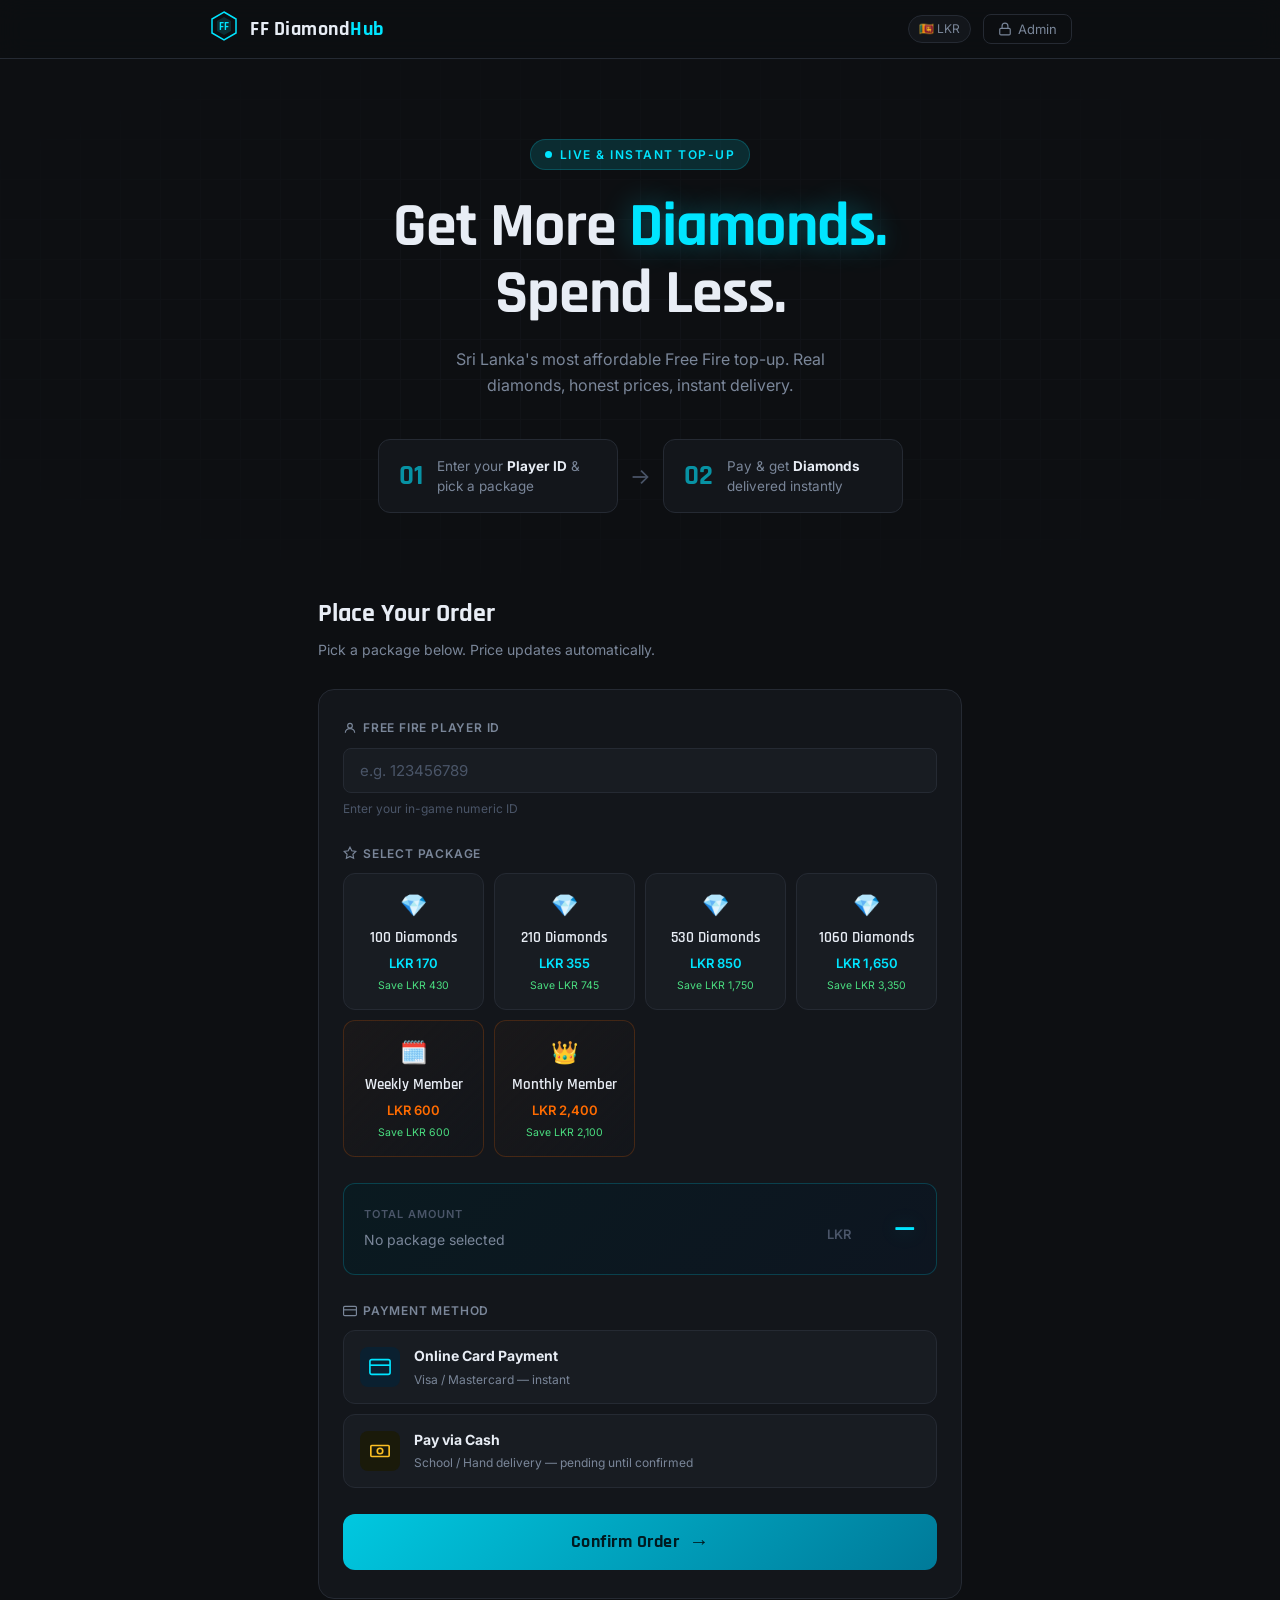
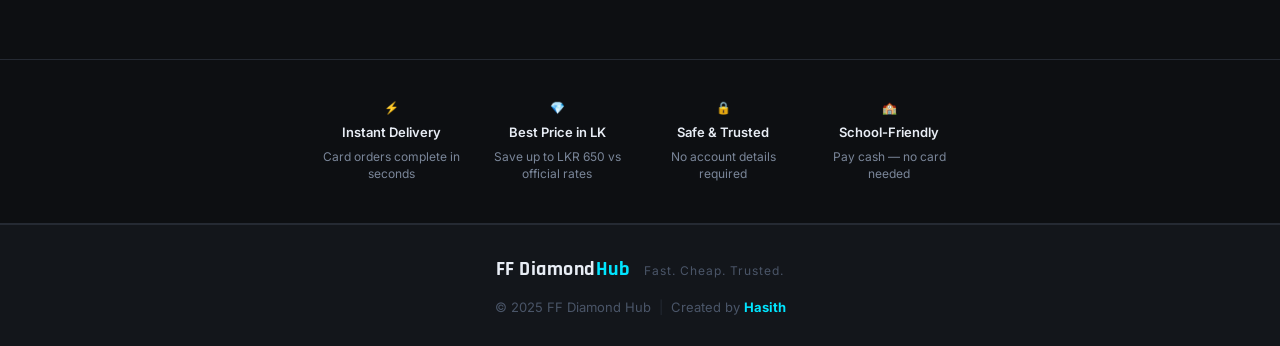
<file: index-1.html>
<!DOCTYPE html>
<html lang="en">
<head>
  <meta charset="UTF-8" />
  <meta name="viewport" content="width=device-width, initial-scale=1.0" />
  <title>FF Diamond Hub — Fast. Cheap. Trusted.</title>
  <link rel="stylesheet" href="style.css" />

  <!-- PWA -->
  <link rel="manifest" href="manifest.json" />
  <meta name="theme-color" content="#00e5ff" />
  <meta name="apple-mobile-web-app-capable" content="yes" />
  <meta name="apple-mobile-web-app-status-bar-style" content="black-translucent" />
  <meta name="apple-mobile-web-app-title" content="FF Hub" />
  <link rel="apple-touch-icon" href="icons/icon.svg" />

  <!-- Google Fonts: Rajdhani for gaming feel, Inter for body -->
  <link href="https://fonts.googleapis.com/css2?family=Rajdhani:wght@500;600;700&family=Inter:wght@400;500;600&display=swap" rel="stylesheet" />
</head>
<body>

  <!-- ============================================================
       NAVBAR
  ============================================================ -->
  <nav class="navbar" id="navbar">
    <div class="nav-inner">

      <!-- Logo + Brand -->
      <div class="nav-brand">
        <div class="logo-icon">
          <svg viewBox="0 0 32 32" fill="none" xmlns="http://www.w3.org/2000/svg">
            <polygon points="16,2 28,9 28,23 16,30 4,23 4,9" fill="none" stroke="#00e5ff" stroke-width="1.5"/>
            <polygon points="16,7 23,11 23,21 16,25 9,21 9,11" fill="#00e5ff" opacity="0.15"/>
            <text x="16" y="20" text-anchor="middle" font-size="11" font-weight="700" fill="#00e5ff" font-family="Rajdhani">FF</text>
          </svg>
        </div>
        <span class="brand-name">FF Diamond<span class="brand-accent">Hub</span></span>
      </div>

      <!-- Nav right -->
      <div class="nav-right">
        <span class="nav-badge">🇱🇰 LKR</span>
        <button class="btn-admin" onclick="openAdminModal()">
          <svg width="14" height="14" viewBox="0 0 24 24" fill="none" stroke="currentColor" stroke-width="2"><rect x="3" y="11" width="18" height="11" rx="2"/><path d="M7 11V7a5 5 0 0 1 10 0v4"/></svg>
          Admin
        </button>
      </div>

    </div>
  </nav>

  <!-- ============================================================
       HERO
  ============================================================ -->
  <section class="hero">
    <div class="hero-bg-grid"></div>
    <div class="hero-content">
      <div class="hero-eyebrow">
        <span class="pulse-dot"></span>
        Live &amp; Instant Top-Up
      </div>
      <h1 class="hero-title">
        Get More <span class="glow-text">Diamonds.</span><br/>
        Spend Less.
      </h1>
      <p class="hero-sub">
        Sri Lanka's most affordable Free Fire top-up. Real diamonds, honest prices, instant delivery.
      </p>

      <!-- How it works — 2 steps -->
      <div class="steps-row">
        <div class="step-card">
          <div class="step-num">01</div>
          <div class="step-text">Enter your <strong>Player ID</strong> &amp; pick a package</div>
        </div>
        <div class="step-arrow">→</div>
        <div class="step-card">
          <div class="step-num">02</div>
          <div class="step-text">Pay &amp; get <strong>Diamonds</strong> delivered instantly</div>
        </div>
      </div>
    </div>
  </section>

  <!-- ============================================================
       ORDER FORM
  ============================================================ -->
  <section class="order-section" id="order">
    <div class="container">
      <h2 class="section-title">Place Your Order</h2>
      <p class="section-sub">Pick a package below. Price updates automatically.</p>

      <div class="order-card">

        <!-- Step 1: Player ID -->
        <div class="form-group">
          <label class="form-label" for="playerID">
            <svg width="14" height="14" viewBox="0 0 24 24" fill="none" stroke="currentColor" stroke-width="2"><circle cx="12" cy="8" r="4"/><path d="M4 20c0-4 3.6-7 8-7s8 3 8 7"/></svg>
            Free Fire Player ID
          </label>
          <input
            type="text"
            id="playerID"
            class="form-input"
            placeholder="e.g. 123456789"
            maxlength="12"
            inputmode="numeric"
            oninput="validateID(this)"
          />
          <span class="input-hint" id="idHint">Enter your in-game numeric ID</span>
        </div>

        <!-- Step 2: Package Grid -->
        <div class="form-group">
          <label class="form-label">
            <svg width="14" height="14" viewBox="0 0 24 24" fill="none" stroke="currentColor" stroke-width="2"><polygon points="12,2 15.09,8.26 22,9.27 17,14.14 18.18,21.02 12,17.77 5.82,21.02 7,14.14 2,9.27 8.91,8.26"/></svg>
            Select Package
          </label>
          <div class="package-grid" id="packageGrid">
            <!-- Packages rendered by JS -->
          </div>
        </div>

        <!-- Price Display -->
        <div class="price-display" id="priceDisplay">
          <div class="price-left">
            <span class="price-label">Total Amount</span>
            <span class="price-package-name" id="selectedPackageName">No package selected</span>
          </div>
          <div class="price-right">
            <span class="price-currency">LKR</span>
            <span class="price-amount" id="priceAmount">—</span>
          </div>
        </div>

        <!-- Payment Method -->
        <div class="form-group">
          <label class="form-label">
            <svg width="14" height="14" viewBox="0 0 24 24" fill="none" stroke="currentColor" stroke-width="2"><rect x="1" y="4" width="22" height="16" rx="2"/><line x1="1" y1="10" x2="23" y2="10"/></svg>
            Payment Method
          </label>
          <div class="payment-grid">

            <div class="payment-card" id="pay-card" onclick="selectPayment('card')">
              <div class="payment-icon card-icon">
                <svg width="22" height="22" viewBox="0 0 24 24" fill="none" stroke="currentColor" stroke-width="1.8"><rect x="1" y="4" width="22" height="16" rx="2"/><line x1="1" y1="10" x2="23" y2="10"/></svg>
              </div>
              <div class="payment-info">
                <strong>Online Card Payment</strong>
                <span>Visa / Mastercard — instant</span>
              </div>
              <div class="payment-check" id="check-card">✓</div>
            </div>

            <div class="payment-card" id="pay-cash" onclick="selectPayment('cash')">
              <div class="payment-icon cash-icon">
                <svg width="22" height="22" viewBox="0 0 24 24" fill="none" stroke="currentColor" stroke-width="1.8"><rect x="2" y="6" width="20" height="12" rx="1"/><circle cx="12" cy="12" r="3"/><path d="M6 12h.01M18 12h.01"/></svg>
              </div>
              <div class="payment-info">
                <strong>Pay via Cash</strong>
                <span>School / Hand delivery — pending until confirmed</span>
              </div>
              <div class="payment-check" id="check-cash">✓</div>
            </div>

          </div>
          <!-- Cash note -->
          <div class="cash-note" id="cashNote">
            <svg width="14" height="14" viewBox="0 0 24 24" fill="none" stroke="currentColor" stroke-width="2"><circle cx="12" cy="12" r="10"/><line x1="12" y1="8" x2="12" y2="12"/><line x1="12" y1="16" x2="12.01" y2="16"/></svg>
            Your order will stay <strong>Pending</strong> until you hand over cash. Diamonds are sent only after admin approval.
          </div>
        </div>

        <!-- Confirm Button -->
        <button class="btn-confirm" id="confirmBtn" onclick="confirmOrder()">
          <span class="btn-confirm-text">Confirm Order</span>
          <span class="btn-confirm-arrow">→</span>
        </button>

      </div><!-- /order-card -->
    </div>
  </section>

  <!-- ============================================================
       WHY US STRIP
  ============================================================ -->
  <section class="why-section">
    <div class="container">
      <div class="why-grid">
        <div class="why-item">
          <span class="why-icon">⚡</span>
          <strong>Instant Delivery</strong>
          <span>Card orders complete in seconds</span>
        </div>
        <div class="why-item">
          <span class="why-icon">💎</span>
          <strong>Best Price in LK</strong>
          <span>Save up to LKR 650 vs official rates</span>
        </div>
        <div class="why-item">
          <span class="why-icon">🔒</span>
          <strong>Safe & Trusted</strong>
          <span>No account details required</span>
        </div>
        <div class="why-item">
          <span class="why-icon">🏫</span>
          <strong>School-Friendly</strong>
          <span>Pay cash — no card needed</span>
        </div>
      </div>
    </div>
  </section>

  <!-- ============================================================
       FOOTER
  ============================================================ -->
  <footer class="footer">
    <div class="container footer-inner">
      <div class="footer-brand">
        <span class="brand-name">FF Diamond<span class="brand-accent">Hub</span></span>
        <span class="footer-tagline">Fast. Cheap. Trusted.</span>
      </div>
      <div class="footer-copy">
        <span>© 2025 FF Diamond Hub</span>
        <span class="footer-divider">|</span>
        <span class="created-by">Created by <strong>Hasith</strong></span>
      </div>
    </div>
  </footer>

  <!-- ============================================================
       ADMIN LOGIN MODAL
  ============================================================ -->
  <div class="modal-overlay" id="adminModal" onclick="closeAdminModalOutside(event)">
    <div class="modal-box">
      <div class="modal-header">
        <h3>Admin Login</h3>
        <button class="modal-close" onclick="closeAdminModal()">✕</button>
      </div>
      <div class="modal-body">
        <div class="form-group">
          <label class="form-label">Username</label>
          <input type="text" class="form-input" id="adminUser" placeholder="admin" />
        </div>
        <div class="form-group">
          <label class="form-label">Password</label>
          <input type="password" class="form-input" id="adminPass" placeholder="••••••••" />
        </div>
        <button class="btn-confirm" style="margin-top:8px" onclick="adminLogin()">
          <span class="btn-confirm-text">Login to Admin Panel</span>
          <span class="btn-confirm-arrow">→</span>
        </button>
        <p class="modal-note">🔐 Biometric / Fingerprint lock active on mobile devices</p>
      </div>
    </div>
  </div>

  <!-- ============================================================
       ORDER SUCCESS TOAST
  ============================================================ -->
  <div class="toast" id="toast"></div>

  <script src="script.js"></script>
</body>
</html>
</file>
<file: style.css>
/* ================================================================
   FF DIAMOND HUB — style.css
   Theme: Premium Metallic Dark + Neon Cyan Gaming
   Created by Hasith
================================================================ */

/* ── TOKENS ─────────────────────────────────────────────── */
:root {
  --bg:          #0d0f12;
  --bg-card:     #13161b;
  --bg-card-2:   #181c22;
  --border:      #252a33;
  --border-glow: #00e5ff33;

  --cyan:        #00e5ff;
  --cyan-dim:    #00b8cc;
  --cyan-glow:   #00e5ff22;
  --orange:      #ff6b00;

  --text:        #e8edf5;
  --text-muted:  #7a8699;
  --text-dim:    #4a5568;

  --font-display: 'Rajdhani', sans-serif;
  --font-body:    'Inter', sans-serif;

  --radius:      12px;
  --radius-sm:   8px;
  --transition:  0.2s ease;
}

/* ── RESET ───────────────────────────────────────────────── */
*, *::before, *::after { box-sizing: border-box; margin: 0; padding: 0; }

html { scroll-behavior: smooth; }

body {
  background: var(--bg);
  color: var(--text);
  font-family: var(--font-body);
  font-size: 15px;
  line-height: 1.6;
  min-height: 100vh;
  overflow-x: hidden;
}

/* ── UTILITY ─────────────────────────────────────────────── */
.container {
  max-width: 680px;
  margin: 0 auto;
  padding: 0 18px;
}

/* ── NAVBAR ──────────────────────────────────────────────── */
.navbar {
  position: sticky;
  top: 0;
  z-index: 100;
  background: rgba(13, 15, 18, 0.92);
  backdrop-filter: blur(12px);
  border-bottom: 1px solid var(--border);
}

.nav-inner {
  max-width: 900px;
  margin: 0 auto;
  padding: 0 18px;
  height: 58px;
  display: flex;
  align-items: center;
  justify-content: space-between;
}

.nav-brand {
  display: flex;
  align-items: center;
  gap: 10px;
  text-decoration: none;
}

.logo-icon svg {
  width: 32px;
  height: 32px;
}

.brand-name {
  font-family: var(--font-display);
  font-size: 20px;
  font-weight: 700;
  color: var(--text);
  letter-spacing: 0.5px;
}

.brand-accent { color: var(--cyan); }

.nav-right {
  display: flex;
  align-items: center;
  gap: 12px;
}

.nav-badge {
  font-size: 12px;
  color: var(--text-muted);
  background: var(--bg-card);
  border: 1px solid var(--border);
  padding: 3px 10px;
  border-radius: 20px;
}

.btn-admin {
  display: flex;
  align-items: center;
  gap: 6px;
  background: transparent;
  border: 1px solid var(--border);
  color: var(--text-muted);
  font-family: var(--font-body);
  font-size: 13px;
  padding: 6px 14px;
  border-radius: var(--radius-sm);
  cursor: pointer;
  transition: var(--transition);
}

.btn-admin:hover {
  border-color: var(--cyan);
  color: var(--cyan);
}

/* ── HERO ────────────────────────────────────────────────── */
.hero {
  position: relative;
  padding: 80px 18px 60px;
  text-align: center;
  overflow: hidden;
}

/* Subtle grid background */
.hero-bg-grid {
  position: absolute;
  inset: 0;
  background-image:
    linear-gradient(var(--border) 1px, transparent 1px),
    linear-gradient(90deg, var(--border) 1px, transparent 1px);
  background-size: 40px 40px;
  opacity: 0.18;
  mask-image: radial-gradient(ellipse 70% 60% at 50% 50%, black 30%, transparent 100%);
}

.hero-content {
  position: relative;
  z-index: 1;
  max-width: 560px;
  margin: 0 auto;
}

.hero-eyebrow {
  display: inline-flex;
  align-items: center;
  gap: 8px;
  font-size: 12px;
  font-weight: 600;
  letter-spacing: 1.5px;
  text-transform: uppercase;
  color: var(--cyan);
  background: var(--cyan-glow);
  border: 1px solid var(--border-glow);
  padding: 5px 14px;
  border-radius: 20px;
  margin-bottom: 24px;
}

.pulse-dot {
  width: 7px;
  height: 7px;
  background: var(--cyan);
  border-radius: 50%;
  animation: pulse 1.8s infinite;
}

@keyframes pulse {
  0%, 100% { opacity: 1; transform: scale(1); }
  50% { opacity: 0.4; transform: scale(0.7); }
}

.hero-title {
  font-family: var(--font-display);
  font-size: clamp(38px, 8vw, 62px);
  font-weight: 700;
  line-height: 1.08;
  letter-spacing: -1px;
  margin-bottom: 18px;
  color: var(--text);
}

.glow-text {
  color: var(--cyan);
  text-shadow: 0 0 30px #00e5ff55;
}

.hero-sub {
  font-size: 16px;
  color: var(--text-muted);
  max-width: 420px;
  margin: 0 auto 40px;
  line-height: 1.65;
}

/* Steps */
.steps-row {
  display: flex;
  align-items: center;
  justify-content: center;
  gap: 12px;
  flex-wrap: wrap;
}

.step-card {
  background: var(--bg-card);
  border: 1px solid var(--border);
  border-radius: var(--radius);
  padding: 16px 20px;
  display: flex;
  align-items: center;
  gap: 14px;
  min-width: 200px;
  max-width: 240px;
  text-align: left;
}

.step-num {
  font-family: var(--font-display);
  font-size: 28px;
  font-weight: 700;
  color: var(--cyan);
  opacity: 0.6;
  line-height: 1;
  flex-shrink: 0;
}

.step-text {
  font-size: 13.5px;
  color: var(--text-muted);
  line-height: 1.5;
}

.step-text strong { color: var(--text); }

.step-arrow {
  font-size: 22px;
  color: var(--text-dim);
}

@media (max-width: 480px) {
  .step-arrow { display: none; }
  .steps-row { gap: 10px; }
  .step-card { min-width: 100%; max-width: 100%; }
}

/* ── ORDER SECTION ───────────────────────────────────────── */
.order-section {
  padding: 20px 0 60px;
}

.section-title {
  font-family: var(--font-display);
  font-size: 26px;
  font-weight: 700;
  color: var(--text);
  margin-bottom: 4px;
}

.section-sub {
  font-size: 14px;
  color: var(--text-muted);
  margin-bottom: 28px;
}

.order-card {
  background: var(--bg-card);
  border: 1px solid var(--border);
  border-radius: 16px;
  padding: 28px 24px;
}

/* ── FORM ELEMENTS ───────────────────────────────────────── */
.form-group { margin-bottom: 26px; }

.form-label {
  display: flex;
  align-items: center;
  gap: 6px;
  font-size: 12px;
  font-weight: 600;
  letter-spacing: 0.8px;
  text-transform: uppercase;
  color: var(--text-muted);
  margin-bottom: 10px;
}

.form-input {
  width: 100%;
  background: var(--bg-card-2);
  border: 1px solid var(--border);
  border-radius: var(--radius-sm);
  color: var(--text);
  font-family: var(--font-body);
  font-size: 15px;
  padding: 12px 16px;
  outline: none;
  transition: var(--transition);
}

.form-input::placeholder { color: var(--text-dim); }

.form-input:focus {
  border-color: var(--cyan);
  box-shadow: 0 0 0 3px var(--cyan-glow);
}

.form-input.error {
  border-color: #ff4444;
  box-shadow: 0 0 0 3px #ff444422;
}

.input-hint {
  display: block;
  font-size: 12px;
  color: var(--text-dim);
  margin-top: 6px;
}

.input-hint.error-msg { color: #ff6666; }

/* ── PACKAGE GRID ────────────────────────────────────────── */
.package-grid {
  display: grid;
  grid-template-columns: repeat(auto-fill, minmax(140px, 1fr));
  gap: 10px;
}

.pkg-card {
  background: var(--bg-card-2);
  border: 1px solid var(--border);
  border-radius: var(--radius);
  padding: 14px 12px;
  cursor: pointer;
  transition: var(--transition);
  text-align: center;
  position: relative;
  overflow: hidden;
}

.pkg-card:hover {
  border-color: var(--cyan-dim);
  transform: translateY(-1px);
}

.pkg-card.selected {
  border-color: var(--cyan);
  background: var(--cyan-glow);
  box-shadow: 0 0 0 1px var(--cyan), 0 4px 20px #00e5ff18;
}

.pkg-card.selected::after {
  content: '✓';
  position: absolute;
  top: 6px;
  right: 8px;
  font-size: 11px;
  color: var(--cyan);
  font-weight: 700;
}

.pkg-icon {
  font-size: 22px;
  display: block;
  margin-bottom: 6px;
}

.pkg-name {
  font-family: var(--font-display);
  font-size: 15px;
  font-weight: 600;
  color: var(--text);
  display: block;
  margin-bottom: 4px;
  line-height: 1.2;
}

.pkg-price {
  font-size: 13px;
  font-weight: 600;
  color: var(--cyan);
}

.pkg-savings {
  display: block;
  font-size: 10.5px;
  color: #4ade80;
  margin-top: 3px;
}

/* Membership card special style */
.pkg-card.membership {
  border-color: #ff6b0033;
  background: linear-gradient(135deg, #ff6b0008, #13161b);
}

.pkg-card.membership .pkg-price { color: var(--orange); }
.pkg-card.membership.selected {
  border-color: var(--orange);
  box-shadow: 0 0 0 1px var(--orange), 0 4px 20px #ff6b0018;
}
.pkg-card.membership.selected::after { color: var(--orange); }

/* ── PRICE DISPLAY ───────────────────────────────────────── */
.price-display {
  background: linear-gradient(135deg, #0a1a20, #0d1520);
  border: 1px solid var(--border-glow);
  border-radius: var(--radius);
  padding: 18px 20px;
  display: flex;
  align-items: center;
  justify-content: space-between;
  margin-bottom: 26px;
  min-height: 68px;
}

.price-label {
  display: block;
  font-size: 11px;
  font-weight: 600;
  letter-spacing: 1px;
  text-transform: uppercase;
  color: var(--text-dim);
  margin-bottom: 4px;
}

.price-package-name {
  font-size: 14px;
  color: var(--text-muted);
}

.price-right {
  display: flex;
  align-items: baseline;
  gap: 5px;
}

.price-currency {
  font-size: 13px;
  color: var(--text-dim);
  font-weight: 600;
}

.price-amount {
  font-family: var(--font-display);
  font-size: 34px;
  font-weight: 700;
  color: var(--cyan);
  text-shadow: 0 0 20px #00e5ff44;
  transition: var(--transition);
  min-width: 60px;
  text-align: right;
}

/* ── PAYMENT CARDS ───────────────────────────────────────── */
.payment-grid {
  display: flex;
  flex-direction: column;
  gap: 10px;
}

.payment-card {
  background: var(--bg-card-2);
  border: 1px solid var(--border);
  border-radius: var(--radius);
  padding: 14px 16px;
  display: flex;
  align-items: center;
  gap: 14px;
  cursor: pointer;
  transition: var(--transition);
}

.payment-card:hover { border-color: #444; }

.payment-card.selected {
  border-color: var(--cyan);
  background: var(--cyan-glow);
}

.payment-icon {
  width: 40px;
  height: 40px;
  border-radius: var(--radius-sm);
  display: flex;
  align-items: center;
  justify-content: center;
  flex-shrink: 0;
}

.card-icon { background: #0a2030; color: var(--cyan); }
.cash-icon { background: #1a1a0a; color: #fbbf24; }

.payment-info {
  flex: 1;
  display: flex;
  flex-direction: column;
  gap: 2px;
}

.payment-info strong {
  font-size: 14px;
  color: var(--text);
}

.payment-info span {
  font-size: 12px;
  color: var(--text-muted);
}

.payment-check {
  font-size: 13px;
  color: var(--cyan);
  font-weight: 700;
  width: 22px;
  height: 22px;
  border-radius: 50%;
  background: var(--cyan-glow);
  border: 1px solid var(--border-glow);
  display: flex;
  align-items: center;
  justify-content: center;
  opacity: 0;
  transition: var(--transition);
}

.payment-card.selected .payment-check { opacity: 1; }

.cash-note {
  display: none;
  align-items: flex-start;
  gap: 8px;
  background: #1a1400;
  border: 1px solid #fbbf2444;
  border-radius: var(--radius-sm);
  padding: 10px 14px;
  margin-top: 10px;
  font-size: 13px;
  color: #fbbf24cc;
  line-height: 1.5;
}

.cash-note.show { display: flex; }
.cash-note svg { flex-shrink: 0; margin-top: 2px; }
.cash-note strong { color: #fbbf24; }

/* ── CONFIRM BUTTON ──────────────────────────────────────── */
.btn-confirm {
  width: 100%;
  background: linear-gradient(135deg, #00c8e0, #007a99);
  border: none;
  border-radius: var(--radius);
  color: #001a20;
  font-family: var(--font-display);
  font-size: 18px;
  font-weight: 700;
  letter-spacing: 0.5px;
  padding: 15px 24px;
  cursor: pointer;
  display: flex;
  align-items: center;
  justify-content: center;
  gap: 10px;
  transition: var(--transition);
  position: relative;
  overflow: hidden;
  margin-top: 4px;
}

.btn-confirm::before {
  content: '';
  position: absolute;
  top: 0; left: -100%;
  width: 60%;
  height: 100%;
  background: linear-gradient(90deg, transparent, rgba(255,255,255,0.15), transparent);
  transition: 0.5s;
}

.btn-confirm:hover::before { left: 150%; }

.btn-confirm:hover {
  background: linear-gradient(135deg, #00ddf8, #009ab8);
  transform: translateY(-1px);
  box-shadow: 0 8px 24px #00e5ff30;
}

.btn-confirm:active { transform: translateY(0); }

.btn-confirm-arrow {
  font-size: 20px;
  transition: transform var(--transition);
}

.btn-confirm:hover .btn-confirm-arrow { transform: translateX(4px); }

/* ── WHY US SECTION ──────────────────────────────────────── */
.why-section {
  padding: 40px 0;
  border-top: 1px solid var(--border);
  border-bottom: 1px solid var(--border);
}

.why-grid {
  display: grid;
  grid-template-columns: repeat(2, 1fr);
  gap: 20px;
}

@media (min-width: 600px) {
  .why-grid { grid-template-columns: repeat(4, 1fr); }
}

.why-item {
  display: flex;
  flex-direction: column;
  align-items: center;
  text-align: center;
  gap: 6px;
}

.why-icon { font-size: 26px; }

.why-item strong {
  font-size: 13px;
  font-weight: 600;
  color: var(--text);
}

.why-item span {
  font-size: 12px;
  color: var(--text-muted);
  line-height: 1.4;
}

/* ── FOOTER ──────────────────────────────────────────────── */
.footer {
  padding: 28px 0;
  background: var(--bg-card);
  border-top: 1px solid var(--border);
}

.footer-inner {
  display: flex;
  flex-direction: column;
  align-items: center;
  gap: 12px;
  text-align: center;
}

.footer-tagline {
  font-size: 12px;
  color: var(--text-dim);
  letter-spacing: 1px;
  margin-left: 10px;
}

.footer-copy {
  font-size: 13px;
  color: var(--text-dim);
  display: flex;
  align-items: center;
  gap: 8px;
  flex-wrap: wrap;
  justify-content: center;
}

.footer-divider { opacity: 0.3; }

.created-by strong { color: var(--cyan); }

/* ── ADMIN MODAL ─────────────────────────────────────────── */
.modal-overlay {
  position: fixed;
  inset: 0;
  background: rgba(0,0,0,0.7);
  backdrop-filter: blur(6px);
  display: flex;
  align-items: center;
  justify-content: center;
  z-index: 999;
  opacity: 0;
  pointer-events: none;
  transition: opacity 0.25s;
  padding: 18px;
}

.modal-overlay.open {
  opacity: 1;
  pointer-events: all;
}

.modal-box {
  background: var(--bg-card);
  border: 1px solid var(--border);
  border-radius: 16px;
  width: 100%;
  max-width: 380px;
  transform: translateY(20px);
  transition: transform 0.25s;
}

.modal-overlay.open .modal-box { transform: translateY(0); }

.modal-header {
  display: flex;
  align-items: center;
  justify-content: space-between;
  padding: 20px 22px 0;
}

.modal-header h3 {
  font-family: var(--font-display);
  font-size: 20px;
  color: var(--text);
}

.modal-close {
  background: none;
  border: none;
  color: var(--text-muted);
  font-size: 18px;
  cursor: pointer;
  padding: 4px 8px;
  border-radius: 6px;
  transition: var(--transition);
}

.modal-close:hover { color: var(--text); background: var(--bg-card-2); }

.modal-body { padding: 20px 22px 22px; }

.modal-note {
  font-size: 12px;
  color: var(--text-dim);
  text-align: center;
  margin-top: 14px;
}

/* ── TOAST ───────────────────────────────────────────────── */
.toast {
  position: fixed;
  bottom: 24px;
  left: 50%;
  transform: translateX(-50%) translateY(20px);
  background: var(--bg-card-2);
  border: 1px solid var(--border);
  color: var(--text);
  font-size: 14px;
  padding: 12px 22px;
  border-radius: 30px;
  z-index: 9999;
  opacity: 0;
  pointer-events: none;
  transition: all 0.3s ease;
  white-space: nowrap;
  max-width: calc(100vw - 36px);
  text-align: center;
}

.toast.show {
  opacity: 1;
  transform: translateX(-50%) translateY(0);
}

.toast.success { border-color: #00e5ff66; color: var(--cyan); }
.toast.error   { border-color: #ff444466; color: #ff8888; }
.toast.pending { border-color: #fbbf2466; color: #fbbf24; }

/* ── SCROLLBAR ───────────────────────────────────────────── */
::-webkit-scrollbar { width: 6px; }
::-webkit-scrollbar-track { background: var(--bg); }
::-webkit-scrollbar-thumb { background: var(--border); border-radius: 3px; }
</file>
